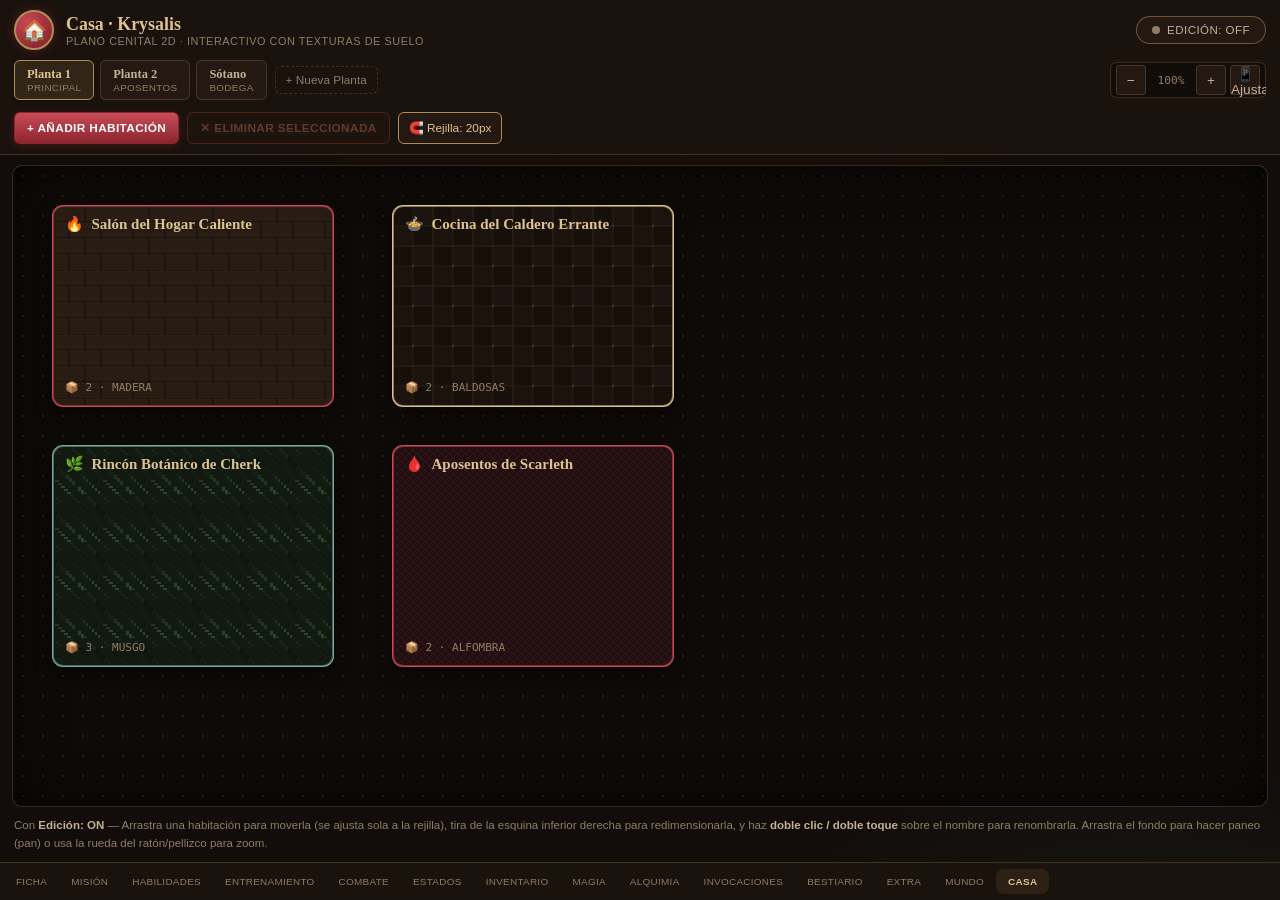
<file: casa-prototipo.html>
<!DOCTYPE html>
<html lang="es">
<head>
<meta charset="UTF-8">
<meta name="viewport" content="width=device-width, initial-scale=1, viewport-fit=cover">
<title>Casa · Krysalis — Plano Cenital 2D</title>
<script src="js/konva.min.js"></script>
<script>
if(typeof Konva === 'undefined'){
  document.write('<script src="https://cdn.jsdelivr.net/npm/konva@10.2.5/konva.min.js"><\/script>');
}
</script>
<style>
:root {
  --bg: #120D0A; --bg-elev: #1A120D; --bg-card: #231812;
  --line: rgba(176,141,87,0.25); --line-strong: rgba(176,141,87,0.52);
  --ink: #F3EADB; --ink-dim: #C2B196; --ink-faint: #8F7D65;
  --blood: #8C252F; --blood-light: #C84B57; --accent-rgb: 140,37,47;
  --gold: #B08D57; --gold-light: #DEC392;
  --teal: #3D6E60; --teal-light: #76AC9D;
  --gm-color: #8B4513; --gm-light: #D2691E;
  --danger: #C0392B;
  --radius: 10px; --radius-sm: 6px;
  --font-display: Georgia, 'Iowan Old Style', 'Palatino Linotype', serif;
  --font-body: -apple-system, BlinkMacSystemFont, 'Segoe UI', Roboto, Helvetica, Arial, sans-serif;
  --font-mono: ui-monospace, 'SF Mono', Consolas, monospace;
}
* { box-sizing: border-box; margin: 0; padding: 0; -webkit-tap-highlight-color: transparent; }
html, body { height: 100%; background: var(--bg); color: var(--ink); font-family: var(--font-body); -webkit-font-smoothing: antialiased; }
body {
  background:
    radial-gradient(ellipse 900px 500px at 50% -10%, rgba(var(--accent-rgb),0.20), transparent 65%),
    radial-gradient(ellipse 700px 400px at 90% 110%, rgba(61,110,96,0.12), transparent 60%),
    var(--bg);
  min-height: 100vh; display: flex; flex-direction: column;
}
button, input, select { font-family: inherit; color: var(--ink); }
::-webkit-scrollbar { width: 8px; height: 8px; }
::-webkit-scrollbar-thumb { background: var(--line-strong); border-radius: 5px; }
* { scrollbar-width: thin; scrollbar-color: var(--line-strong) var(--bg-elev); }

/* ---- TOPBAR ---- */
.topbar {
  position: sticky; top: 0; z-index: 50;
  background: linear-gradient(180deg, var(--bg-elev) 85%, rgba(26,18,13,0.97));
  border-bottom: 1px solid var(--line); padding: 10px 14px;
}
.topbar-row { display: flex; align-items: center; gap: 12px; }
.crest {
  width: 40px; height: 40px; border-radius: 50%; flex: none;
  background: radial-gradient(circle at 32% 28%, var(--blood-light), var(--blood) 78%);
  border: 2px solid var(--gold); display: flex; align-items: center; justify-content: center;
  font-size: 1.25rem; box-shadow: 0 0 12px rgba(140, 37, 47, 0.45);
}
.topbar-title { flex: 1; min-width: 0; }
.topbar-title .t1 { font-family: var(--font-display); font-size: 1.12rem; color: var(--gold-light); font-weight: 700; }
.topbar-title .t2 { font-size: .68rem; color: var(--ink-faint); text-transform: uppercase; letter-spacing: .05em; }

.edit-toggle {
  border: 1px solid var(--line-strong); border-radius: 20px; padding: 7px 15px; background: var(--bg-card);
  font-size: .72rem; text-transform: uppercase; letter-spacing: .04em; color: var(--ink-dim); display: flex; align-items: center; gap: 7px;
  cursor: pointer; transition: all .2s ease; user-select: none;
}
.edit-toggle:hover { border-color: var(--gold); color: var(--gold-light); }
.edit-toggle .dot { width: 8px; height: 8px; border-radius: 50%; background: var(--ink-faint); transition: all .2s ease; }
.edit-toggle.on { border-color: var(--teal-light); color: var(--teal-light); background: rgba(61,110,96,0.20); }
.edit-toggle.on .dot { background: var(--teal-light); box-shadow: 0 0 8px var(--teal-light); }

.toolbar { display: flex; gap: 8px; margin-top: 10px; overflow-x: auto; padding-bottom: 2px; align-items: center; }
.floor-tab {
  flex: none; background: var(--bg-card); border: 1px solid var(--line); border-radius: var(--radius-sm);
  padding: 6px 12px; font-size: .78rem; color: var(--ink-dim); white-space: nowrap; cursor: pointer; transition: all .15s ease; text-align: left;
}
.floor-tab .fmain { font-family: var(--font-display); font-weight: 600; }
.floor-tab .fsub { font-size: .62rem; color: var(--ink-faint); text-transform: uppercase; letter-spacing: .03em; }
.floor-tab:hover { border-color: var(--gold); color: var(--gold-light); }
.floor-tab.active { border-color: var(--gold); color: var(--gold-light); background: rgba(176,141,87,0.16); box-shadow: 0 2px 8px rgba(0,0,0,0.3); }

.add-floor-btn {
  background: transparent; border: 1px dashed var(--line); border-radius: var(--radius-sm);
  padding: 6px 10px; font-size: .74rem; color: var(--ink-faint); cursor: pointer; transition: all .15s ease; white-space: nowrap;
}
.add-floor-btn:hover { border-color: var(--gold); color: var(--gold-light); }

.toolbar-spacer { flex: 1; min-width: 8px; }

.zoom-controls { flex: none; display: flex; gap: 4px; align-items: center; background: rgba(0,0,0,0.3); padding: 2px 5px; border-radius: 6px; border: 1px solid var(--line); }
.zoom-controls button { width: 30px; height: 30px; border-radius: 4px; border: 1px solid var(--line); background: var(--bg-card); color: var(--ink-dim); font-size: .85rem; cursor: pointer; }
.zoom-controls button:hover { border-color: var(--gold); color: var(--gold-light); }
.zoom-controls .zlabel { font-family: var(--font-mono); font-size: .7rem; color: var(--ink-faint); min-width: 42px; text-align: center; }

.action-row { display: flex; gap: 8px; margin-top: 10px; flex-wrap: wrap; align-items: center; }
.action-btn {
  border-radius: var(--radius-sm); padding: 8px 12px; font-size: .74rem; text-transform: uppercase; letter-spacing: .03em;
  border: 1px solid var(--line-strong); background: var(--bg-card); color: var(--ink-dim); cursor: pointer; transition: all .15s ease;
  display: flex; align-items: center; gap: 6px; font-weight: 600;
}
.action-btn:hover { border-color: var(--gold); color: var(--gold-light); }
.action-btn.primary { background: linear-gradient(180deg, var(--blood-light), var(--blood)); color: #fff; border-color: var(--blood); box-shadow: 0 2px 8px rgba(140,37,47,0.35); }
.action-btn.danger { color: #E88178; border-color: var(--danger); }
.action-btn.danger:hover { background: rgba(192, 57, 43, 0.2); }
.action-btn:disabled { opacity: .35; pointer-events: none; }

.grid-toggle-btn {
  background: var(--bg-card); border: 1px solid var(--line); border-radius: var(--radius-sm);
  padding: 8px 10px; font-size: .74rem; color: var(--ink-dim); cursor: pointer; display: flex; align-items: center; gap: 4px;
}
.grid-toggle-btn.active { border-color: var(--gold); color: var(--gold-light); }

/* Quick room tools bar */
.room-quick-bar {
  display: none; align-items: center; gap: 8px; flex-wrap: wrap; margin-top: 8px; padding: 8px 12px;
  background: rgba(35, 24, 18, 0.95); border: 1px solid var(--gold); border-radius: var(--radius-sm); box-shadow: 0 4px 14px rgba(0,0,0,0.5);
}
.room-quick-bar.visible { display: flex; animation: fadeIn .2s ease; }
.rq-title { font-size: .78rem; color: var(--gold-light); font-weight: 700; display: flex; align-items: center; gap: 6px; }
.rq-title b { color: #FFF; }
.rq-group { display: flex; align-items: center; gap: 5px; flex-wrap: wrap; }
.rq-btn {
  background: var(--bg-card); border: 1px solid var(--line); border-radius: 4px; padding: 5px 8px; font-size: .74rem; color: var(--ink-dim); cursor: pointer; display: flex; align-items: center; gap: 4px;
}
.rq-btn:hover { border-color: var(--gold); color: var(--gold-light); }

/* ---- CANVAS AREA ---- */
.canvas-wrap {
  flex: 1; position: relative; overflow: hidden; margin: 10px 12px; border-radius: var(--radius);
  border: 1px solid var(--line); box-shadow: inset 0 0 50px rgba(0,0,0,0.65);
  background-color: #0E0A08;
  background-image: radial-gradient(rgba(176,141,87,0.18) 1px, transparent 1.5px);
  background-size: 20px 20px;
  touch-action: none;
  min-height: 540px;
}
#stage-container { width: 100%; height: 100%; min-height: 540px; }

.room-rename-input {
  position: absolute; z-index: 200; font-family: var(--font-display); font-size: 15px;
  background: var(--bg-elev); color: var(--gold-light); border: 2px solid var(--gold);
  border-radius: 6px; padding: 5px 10px; outline: none; box-shadow: 0 6px 20px rgba(0,0,0,0.85);
}

.hint-bar { font-size: .72rem; color: var(--ink-faint); padding: 0 14px 10px; line-height: 1.5; }
.hint-bar b { color: var(--ink-dim); }

/* Popover menus */
.popover-menu {
  position: fixed; z-index: 300; background: var(--bg-elev); border: 1px solid var(--gold); border-radius: 6px;
  padding: 10px; box-shadow: 0 8px 30px rgba(0,0,0,0.85); display: none; flex-direction: column; gap: 8px;
}
.popover-menu.visible { display: flex; animation: fadeIn .15s ease; }
.pop-header { font-size: .75rem; color: var(--gold-light); font-weight: 700; border-bottom: 1px solid var(--line); padding-bottom: 4px; }
.texture-grid { display: grid; grid-template-columns: repeat(3, 1fr); gap: 6px; }
.texture-btn {
  display: flex; flex-direction: column; align-items: center; justify-content: center; padding: 8px 6px;
  background: var(--bg-card); border: 1px solid var(--line); border-radius: 6px; font-size: .72rem; color: var(--ink-dim);
  cursor: pointer; gap: 4px; transition: all .15s ease;
}
.texture-btn:hover { border-color: var(--gold); color: var(--gold-light); background: rgba(176,141,87,0.15); }
.texture-btn.active { border-color: var(--gold-light); color: #fff; background: rgba(176,141,87,0.25); }

.icon-grid { display: grid; grid-template-columns: repeat(8, 1fr); gap: 6px; max-height: 220px; overflow-y: auto; }
.icon-chip { width: 34px; height: 34px; border-radius: 6px; background: var(--bg-card); border: 1px solid var(--line); display: flex; align-items: center; justify-content: center; font-size: 1.1rem; cursor: pointer; }
.icon-chip:hover { border-color: var(--gold); transform: scale(1.1); }

.color-grid { display: flex; gap: 8px; }
.color-circle { width: 28px; height: 28px; border-radius: 50%; border: 2px solid rgba(255,255,255,0.2); cursor: pointer; transition: transform .15s ease; }
.color-circle:hover { transform: scale(1.15); border-color: #fff; }
.color-circle.active { border-color: #fff; box-shadow: 0 0 0 2px var(--gold); }

/* Modal Presets */
.preset-modal-backdrop {
  position: fixed; inset: 0; z-index: 400; background: rgba(0,0,0,0.7); display: none; align-items: center; justify-content: center; padding: 14px;
}
.preset-modal-backdrop.visible { display: flex; }
.preset-modal {
  background: var(--bg-elev); border: 1px solid var(--gold); border-radius: var(--radius); padding: 18px; width: 100%; max-width: 540px; box-shadow: 0 10px 40px rgba(0,0,0,0.9);
}
.preset-modal-title { font-family: var(--font-display); font-size: 1.1rem; color: var(--gold-light); margin-bottom: 12px; display: flex; justify-content: space-between; align-items: center; }
.preset-grid { display: grid; grid-template-columns: repeat(auto-fill, minmax(150px, 1fr)); gap: 8px; max-height: 380px; overflow-y: auto; padding-right: 4px; }
.preset-card {
  display: flex; align-items: center; gap: 8px; padding: 10px; background: var(--bg-card); border: 1px solid var(--line); border-radius: 6px; cursor: pointer; transition: all .15s ease;
}
.preset-card:hover { border-color: var(--gold); background: rgba(176,141,87,0.15); transform: translateY(-2px); }
.preset-card .pi { font-size: 1.4rem; }
.preset-card .pname { font-size: .82rem; color: var(--gold-light); font-weight: 600; }
.preset-card .psub { font-size: .65rem; color: var(--ink-faint); }

/* Decorative faux bottom nav */
.fauxnav { position: sticky; bottom: 0; background: var(--bg-elev); border-top: 1px solid var(--line); display: flex; overflow-x: auto; padding: 6px 4px; }
.fauxnav button { flex: none; padding: 7px 12px; font-size: .62rem; text-transform: uppercase; letter-spacing: .03em; color: var(--ink-faint); border-radius: 8px; background: none; border: none; }
.fauxnav button.active { color: var(--gold-light); background: rgba(176,141,87,0.12); font-weight: 600; }

@keyframes fadeIn { from { opacity: 0; transform: translateY(-4px); } to { opacity: 1; transform: translateY(0); } }
</style>
</head>
<body>

<header class="topbar">
  <div class="topbar-row">
    <div class="crest">🏠</div>
    <div class="topbar-title">
      <div class="t1">Casa · Krysalis</div>
      <div class="t2">Plano cenital 2D · Interactivo con Texturas de Suelo</div>
    </div>
    <button class="edit-toggle" id="editToggle"><span class="dot"></span><span id="editLabel">Edición: OFF</span></button>
  </div>

  <div class="toolbar">
    <div id="floorTabsWrap" style="display:flex;gap:6px;"></div>
    <button class="add-floor-btn" id="addFloorBtn">+ Nueva Planta</button>
    <div class="toolbar-spacer"></div>
    <div class="zoom-controls">
      <button id="zoomOut" title="Alejar plano">−</button>
      <span class="zlabel" id="zoomLabel">100%</span>
      <button id="zoomIn" title="Acercar plano">+</button>
      <button id="zoomFit" title="Ajustar todas las habitaciones a la pantalla">📱 Ajustar</button>
    </div>
  </div>

  <div class="action-row">
    <button class="action-btn primary" id="addRoomBtn">+ Añadir habitación</button>
    <button class="action-btn danger" id="delRoomBtn" disabled>✕ Eliminar seleccionada</button>
    <button class="grid-toggle-btn active" id="gridSnapBtn" title="Alternar ajuste magnético a rejilla">🧲 Rejilla: 20px</button>
  </div>

  <!-- Barra contextual de habitación seleccionada -->
  <div class="room-quick-bar" id="roomQuickBar">
    <div class="rq-title">🎯 <b id="rqRoomName">Habitación</b></div>
    <div class="rq-group">
      <button class="rq-btn" id="rqRenameBtn">✏️ Renombrar</button>
      <button class="rq-btn" id="rqTextureBtn">🪵 Suelo: <span id="rqTexLabel">Madera</span></button>
      <button class="rq-btn" id="rqColorBtn">🎨 Color</button>
      <button class="rq-btn" id="rqIconBtn">🏷️ Icono</button>
      <button class="rq-btn" id="rqDuplicateBtn">📋 Duplicar</button>
      <button class="rq-btn" id="rqFloorBtn">🏢 Planta</button>
      <button class="rq-btn" id="rqDelBtn" style="color:#E88178;">🗑️</button>
    </div>
  </div>
</header>

<div class="canvas-wrap" id="canvasWrap">
  <div id="stage-container"></div>
</div>

<div class="hint-bar">
  Con <b>Edición: ON</b> — Arrastra una habitación para moverla (se ajusta sola a la rejilla), tira de la esquina inferior derecha para redimensionarla, y haz <b>doble clic / doble toque</b> sobre el nombre para renombrarla. Arrastra el fondo para hacer paneo (pan) o usa la rueda del ratón/pellizco para zoom.
</div>

<nav class="fauxnav">
  <button>Ficha</button><button>Misión</button><button>Habilidades</button><button>Entrenamiento</button>
  <button>Combate</button><button>Estados</button><button>Inventario</button><button>Magia</button>
  <button>Alquimia</button><button>Invocaciones</button><button>Bestiario</button><button>Extra</button>
  <button>Mundo</button><button class="active">Casa</button>
</nav>

<!-- Popovers -->
<div class="popover-menu" id="popoverTexture">
  <div class="pop-header">Textura de Suelo</div>
  <div class="texture-grid" id="textureGrid"></div>
</div>

<div class="popover-menu" id="popoverColor">
  <div class="pop-header">Color del Borde y Acento</div>
  <div class="color-grid" id="colorGrid"></div>
</div>

<div class="popover-menu" id="popoverIcon">
  <div class="pop-header">Icono Temático</div>
  <div class="icon-grid" id="iconGrid"></div>
</div>

<div class="popover-menu" id="popoverFloor">
  <div class="pop-header">Mover a Otra Planta</div>
  <div id="floorMoveList" style="display:flex;flex-direction:column;gap:5px;"></div>
</div>

<!-- Modal Presets -->
<div class="preset-modal-backdrop" id="presetModal">
  <div class="preset-modal">
    <div class="preset-modal-title">
      <span>Elige una Estancia para Añadir</span>
      <button style="background:none;border:none;color:var(--ink-faint);cursor:pointer;font-size:1.2rem;" id="closePresetModal">&times;</button>
    </div>
    <div class="preset-grid" id="presetGrid"></div>
  </div>
</div>

<script>
(function(){
"use strict";

var STORAGE_KEY = "krysalisCasaKonvaV2";
var GRID = 20;

var ROOM_COLORS = {
  blood: "#C84B57",
  gold: "#DEC392",
  teal: "#76AC9D",
  gm: "#D2691E",
  purple: "#A569BD",
  blue: "#5DADE2",
  emerald: "#52BE80"
};

var TEXTURES = [
  { id: "madera", name: "Madera / Parquet", icon: "🪵" },
  { id: "piedra", name: "Piedra / Losas", icon: "🪨" },
  { id: "baldosas", name: "Baldosas", icon: "🟩" },
  { id: "musgo", name: "Musgo / Tierra", icon: "🌿" },
  { id: "alfombra", name: "Alfombra / Tapiz", icon: "🧶" },
  { id: "arcano", name: "Arcano / Runas", icon: "🔮" },
  { id: "liso", name: "Liso / Pizarra", icon: "⬛" }
];

var ICONS = ["🔥","🍲","🌿","🩸","🔮","🌙","🧪","🛡️","🗡️","🚪","🪜","🛋️","📚","🗝️","🪑","🍺","🎨","🏹","💤","🪙","🧭","🕯️","🪵","🦴","⚓","💍","📜","💎","⏳","⛺","🏰","💀"];

var PRESETS = [
  { name: "Salón del Hogar Caliente", icon: "🔥", color: "blood", texture: "madera", w: 280, h: 200, items: 2 },
  { name: "Cocina del Caldero Errante", icon: "🍲", color: "gold", texture: "baldosas", w: 280, h: 200, items: 2 },
  { name: "Rincón Botánico", icon: "🌿", color: "teal", texture: "musgo", w: 280, h: 220, items: 3 },
  { name: "Aposentos Personales", icon: "🛏️", color: "blood", texture: "alfombra", w: 260, h: 200, items: 2 },
  { name: "Biblioteca de Piedras Mágicas", icon: "🔮", color: "gold", texture: "arcano", w: 300, h: 200, items: 5 },
  { name: "Bodega de Venenos", icon: "🧪", color: "gm", texture: "piedra", w: 320, h: 220, items: 8 },
  { name: "Taller de Forja y Armería", icon: "⚙️", color: "gm", texture: "piedra", w: 280, h: 200, items: 4 },
  { name: "Escaleras Principales", icon: "🪜", color: "gold", texture: "piedra", w: 140, h: 140, items: 0 },
  { name: "Galería Conectora", icon: "✦", color: "gold", texture: "madera", w: 240, h: 80, items: 0 },
  { name: "Habitación Vacía", icon: "🚪", color: "teal", texture: "madera", w: 220, h: 160, items: 0 }
];

function uid(){ return "r" + Math.random().toString(36).slice(2,9); }

function defaultState(){
  return {
    activeFloor: "p1",
    editMode: false,
    snapToGrid: true,
    floors: [
      { id: "p1", name: "Planta 1", sub: "Principal" },
      { id: "p2", name: "Planta 2", sub: "Aposentos" },
      { id: "sotano", name: "Sótano", sub: "Bodega" }
    ],
    rooms: {
      p1: [
        { id: uid(), name: "Salón del Hogar Caliente", icon: "🔥", color: "blood", texture: "madera", x: 40, y: 40, w: 280, h: 200, items: 2 },
        { id: uid(), name: "Cocina del Caldero Errante", icon: "🍲", color: "gold", texture: "baldosas", x: 380, y: 40, w: 280, h: 200, items: 2 },
        { id: uid(), name: "Rincón Botánico de Cherk", icon: "🌿", color: "teal", texture: "musgo", x: 40, y: 280, w: 280, h: 220, items: 3 },
        { id: uid(), name: "Aposentos de Scarleth", icon: "🩸", color: "blood", texture: "alfombra", x: 380, y: 280, w: 280, h: 220, items: 2 }
      ],
      p2: [
        { id: uid(), name: "Biblioteca de Piedras Mágicas", icon: "🔮", color: "gold", texture: "arcano", x: 60, y: 60, w: 300, h: 200, items: 5 },
        { id: uid(), name: "Aposentos de Derek", icon: "🌙", color: "teal", texture: "alfombra", x: 400, y: 60, w: 260, h: 200, items: 1 }
      ],
      sotano: [
        { id: uid(), name: "Bodega de Venenos", icon: "🧪", color: "gm", texture: "piedra", x: 60, y: 60, w: 320, h: 220, items: 8 }
      ]
    }
  };
}

function loadState(){
  try {
    var raw = localStorage.getItem(STORAGE_KEY);
    if(!raw) return defaultState();
    var p = JSON.parse(raw);
    if(!p.rooms || !p.floors) return defaultState();
    return p;
  } catch(e){ return defaultState(); }
}
function saveState(){ try{ localStorage.setItem(STORAGE_KEY, JSON.stringify(state)); }catch(e){} }

var state = loadState();

/* ---- GENERADOR DE TEXTURAS PROCEDURALES EN CANVAS ---- */
var textureCache = {};
function getTextureCanvas(texId, colorKey){
  texId = texId || "madera";
  var key = texId + "_" + (colorKey || "def");
  if(textureCache[key]) return textureCache[key];

  var cv = document.createElement("canvas");
  var ctx = cv.getContext("2d");

  if(texId === "madera"){
    cv.width = 64; cv.height = 64;
    ctx.fillStyle = "#271B12"; ctx.fillRect(0, 0, 64, 64);
    ctx.fillStyle = "rgba(176,141,87,0.12)"; ctx.fillRect(0, 0, 64, 64);
    for(var y=0; y<64; y+=16){
      ctx.strokeStyle = "rgba(0,0,0,0.5)"; ctx.lineWidth = 1.5;
      ctx.beginPath(); ctx.moveTo(0, y); ctx.lineTo(64, y); ctx.stroke();
      ctx.strokeStyle = "rgba(255,255,255,0.06)"; ctx.lineWidth = 1;
      ctx.beginPath(); ctx.moveTo(0, y+1); ctx.lineTo(64, y+1); ctx.stroke();
      ctx.strokeStyle = "rgba(0,0,0,0.15)";
      ctx.beginPath(); ctx.moveTo(0, y+8); ctx.lineTo(64, y+8); ctx.stroke();
    }
    ctx.strokeStyle = "rgba(0,0,0,0.45)"; ctx.lineWidth = 1.5;
    ctx.beginPath();
    ctx.moveTo(32, 0); ctx.lineTo(32, 16);
    ctx.moveTo(16, 16); ctx.lineTo(16, 32);
    ctx.moveTo(48, 16); ctx.lineTo(48, 32);
    ctx.moveTo(32, 32); ctx.lineTo(32, 48);
    ctx.moveTo(16, 48); ctx.lineTo(16, 64);
    ctx.moveTo(48, 48); ctx.lineTo(48, 64);
    ctx.stroke();

  } else if(texId === "piedra"){
    cv.width = 64; cv.height = 64;
    ctx.fillStyle = "#1B1F24"; ctx.fillRect(0, 0, 64, 64);
    for(var py=0; py<64; py+=16){
      ctx.strokeStyle = "rgba(0,0,0,0.6)"; ctx.lineWidth = 2;
      ctx.beginPath(); ctx.moveTo(0, py); ctx.lineTo(64, py); ctx.stroke();
      ctx.strokeStyle = "rgba(255,255,255,0.08)"; ctx.lineWidth = 1;
      ctx.beginPath(); ctx.moveTo(0, py+1); ctx.lineTo(64, py+1); ctx.stroke();
    }
    var offset = 0;
    for(var py=0; py<64; py+=16){
      ctx.strokeStyle = "rgba(0,0,0,0.6)"; ctx.lineWidth = 2;
      ctx.beginPath();
      ctx.moveTo(offset, py); ctx.lineTo(offset, py+16);
      ctx.moveTo(offset+32, py); ctx.lineTo(offset+32, py+16);
      ctx.stroke();
      offset = (offset === 0 ? 16 : 0);
    }
    ctx.fillStyle = "rgba(255,255,255,0.04)";
    for(var i=0; i<30; i++) ctx.fillRect((i*17)%64, (i*23)%64, 2, 2);

  } else if(texId === "baldosas"){
    cv.width = 40; cv.height = 40;
    ctx.fillStyle = "#221711"; ctx.fillRect(0, 0, 40, 40);
    ctx.fillStyle = "#19110B";
    ctx.fillRect(0, 0, 20, 20); ctx.fillRect(20, 20, 20, 20);
    ctx.strokeStyle = "rgba(176,141,87,0.22)"; ctx.lineWidth = 1;
    ctx.strokeRect(0, 0, 40, 40); ctx.strokeRect(0, 0, 20, 20); ctx.strokeRect(20, 20, 20, 20);
    ctx.fillStyle = "rgba(176,141,87,0.4)"; ctx.fillRect(19, 19, 2, 2);

  } else if(texId === "musgo"){
    cv.width = 48; cv.height = 48;
    ctx.fillStyle = "#122216"; ctx.fillRect(0, 0, 48, 48);
    var greens = ["#1A3622", "#275033", "#0E1A11", "#376E46", "#172E1E"];
    for(var m=0; m<45; m++){
      ctx.fillStyle = greens[m % greens.length];
      var rx = (m * 13) % 48, ry = (m * 29) % 48;
      ctx.fillRect(rx, ry, 2 + (m % 3), 2 + ((m + 1) % 3));
    }

  } else if(texId === "alfombra"){
    cv.width = 32; cv.height = 32;
    ctx.fillStyle = "#2D1017"; ctx.fillRect(0, 0, 32, 32);
    ctx.strokeStyle = "rgba(176,141,87,0.18)"; ctx.lineWidth = 1;
    for(var d=-32; d<64; d+=8){ ctx.beginPath(); ctx.moveTo(d, 0); ctx.lineTo(d+32, 32); ctx.stroke(); }
    ctx.strokeStyle = "rgba(200,75,87,0.2)";
    for(var d2=0; d2<64; d2+=8){ ctx.beginPath(); ctx.moveTo(d2, 0); ctx.lineTo(d2-32, 32); ctx.stroke(); }

  } else if(texId === "arcano"){
    cv.width = 64; cv.height = 64;
    ctx.fillStyle = "#141124"; ctx.fillRect(0, 0, 64, 64);
    ctx.strokeStyle = "rgba(167,139,250,0.18)"; ctx.lineWidth = 1;
    ctx.beginPath(); ctx.arc(32, 32, 24, 0, Math.PI*2); ctx.stroke();
    ctx.beginPath(); ctx.arc(32, 32, 14, 0, Math.PI*2); ctx.stroke();
    ctx.beginPath(); ctx.moveTo(32, 4); ctx.lineTo(32, 60); ctx.stroke();
    ctx.beginPath(); ctx.moveTo(4, 32); ctx.lineTo(60, 32); ctx.stroke();

  } else {
    cv.width = 32; cv.height = 32;
    ctx.fillStyle = "#231812"; ctx.fillRect(0, 0, 32, 32);
  }

  textureCache[key] = cv;
  return cv;
}

/* ---- KONVA STAGE & LAYER SETUP ---- */
var canvasWrap = document.getElementById("canvasWrap");
var stage = new Konva.Stage({
  container: "stage-container",
  width: canvasWrap.clientWidth || 1100,
  height: Math.max(540, canvasWrap.clientHeight || 640),
  draggable: false
});

var layer = new Konva.Layer();
stage.add(layer);

var tr = new Konva.Transformer({
  rotateEnabled: false,
  enabledAnchors: ["bottom-right"],
  anchorStroke: "#B08D57",
  anchorFill: "#1A120D",
  anchorSize: 14,
  borderStroke: "#DEC392",
  borderDash: [4, 4]
});
layer.add(tr);

var selectedRoom = null;
var selectedGroup = null;

function currentRooms(){
  if(!state.rooms[state.activeFloor]) state.rooms[state.activeFloor] = [];
  return state.rooms[state.activeFloor];
}

/* ---- RENDERIZADO DE HABITACIONES ---- */
function renderRooms(){
  layer.destroyChildren();
  layer.add(tr);

  var rooms = currentRooms();
  var isEdit = state.editMode;

  rooms.forEach(function(r){
    var group = new Konva.Group({
      x: r.x || 60,
      y: r.y || 60,
      draggable: isEdit
    });

    var texCanvas = getTextureCanvas(r.texture, r.color);

    // Fondo texturizado
    var bgRect = new Konva.Rect({
      width: r.w || 220,
      height: r.h || 160,
      cornerRadius: 10,
      fillPatternImage: texCanvas,
      fillPatternRepeat: "repeat",
      stroke: ROOM_COLORS[r.color] || "#DEC392",
      strokeWidth: (selectedRoom && selectedRoom.id === r.id) ? 3 : 2,
      shadowColor: "black",
      shadowBlur: 16,
      shadowOpacity: 0.5,
      shadowOffsetY: 6
    });

    // Velo para contraste
    var veil = new Konva.Rect({
      width: r.w || 220,
      height: r.h || 160,
      cornerRadius: 10,
      fill: "rgba(20, 14, 10, 0.42)"
    });

    // Título con Icono
    var label = new Konva.Text({
      text: (r.icon ? r.icon + "  " : "") + r.name,
      x: 12, y: 10,
      width: (r.w || 220) - 24,
      fontFamily: "Georgia, serif",
      fontSize: 15,
      fontStyle: "bold",
      fill: "#DEC392"
    });

    // Insignia de muebles / almacén
    var badge = new Konva.Text({
      text: "📦 " + (r.items || 0) + (r.texture ? " · " + r.texture.toUpperCase() : ""),
      x: 12,
      y: (r.h || 160) - 24,
      fontFamily: "ui-monospace, monospace",
      fontSize: 11,
      fill: "#8F7D65"
    });

    // Tirador visible en modo edición
    var resizeHint = new Konva.Rect({
      x: (r.w || 220) - 16,
      y: (r.h || 160) - 16,
      width: 12, height: 12,
      cornerRadius: 2,
      stroke: "rgba(176,141,87,0.6)",
      strokeWidth: 1.5,
      visible: isEdit
    });

    group.add(bgRect, veil, label, badge, resizeHint);

    // Arrastre con snap
    group.on("dragmove", function(){
      if(state.snapToGrid){
        group.x(Math.round(group.x() / GRID) * GRID);
        group.y(Math.round(group.y() / GRID) * GRID);
      }
    });

    group.on("dragend", function(){
      r.x = group.x();
      r.y = group.y();
      saveState();
    });

    // Clic / Tap de selección
    group.on("click tap", function(e){
      e.cancelBubble = true;
      selectRoom(group, r);
    });

    // Doble clic / toque para renombrar
    group.on("dblclick dbltap", function(e){
      e.cancelBubble = true;
      startRename(group, r);
    });

    // Redimensionado con Transformer
    group.on("transformend", function(){
      var rawW = bgRect.width() * group.scaleX();
      var rawH = bgRect.height() * group.scaleY();
      var newW = state.snapToGrid ? Math.max(120, Math.round(rawW / GRID) * GRID) : Math.max(120, Math.round(rawW));
      var newH = state.snapToGrid ? Math.max(80, Math.round(rawH / GRID) * GRID) : Math.max(80, Math.round(rawH));

      group.scaleX(1); group.scaleY(1);
      bgRect.width(newW); bgRect.height(newH);
      veil.width(newW); veil.height(newH);
      label.width(newW - 24);
      badge.y(newH - 24);
      resizeHint.x(newW - 16); resizeHint.y(newH - 16);

      r.w = newW; r.h = newH; r.x = group.x(); r.y = group.y();
      saveState();
      layer.draw();
    });

    layer.add(group);
  });

  // Re-adjuntar transformador si había selección
  if(selectedRoom){
    var found = layer.getChildren().find(function(n){
      return n.getClassName() === "Group" && n.x() === (selectedRoom.x || 60) && n.y() === (selectedRoom.y || 60);
    });
    if(found) selectRoom(found, selectedRoom);
    else deselect();
  } else {
    deselect();
  }

  layer.draw();
}

/* ---- SELECCIÓN Y DESELECCIÓN ---- */
function selectRoom(group, r){
  selectedGroup = group; selectedRoom = r;
  tr.nodes([group]);
  document.getElementById("delRoomBtn").disabled = false;

  var bar = document.getElementById("roomQuickBar");
  bar.classList.add("visible");
  document.getElementById("rqRoomName").textContent = (r.icon ? r.icon + " " : "") + r.name;
  var texObj = TEXTURES.find(function(t){ return t.id === (r.texture || "madera"); });
  document.getElementById("rqTexLabel").textContent = texObj ? texObj.name : "Madera";

  layer.draw();
}

function deselect(){
  selectedGroup = null; selectedRoom = null;
  tr.nodes([]);
  document.getElementById("delRoomBtn").disabled = true;
  document.getElementById("roomQuickBar").classList.remove("visible");
  closeAllPopovers();
  layer.draw();
}

/* ---- RENOMBRADO INLINE ---- */
function startRename(group, r){
  var stageBox = stage.container().getBoundingClientRect();
  var scale = stage.scaleX();
  var stageX = stage.x();
  var stageY = stage.y();

  var input = document.createElement("input");
  input.className = "room-rename-input";
  input.value = r.name;

  var left = stageBox.left + stageX + (group.x() + 10) * scale;
  var top = stageBox.top + stageY + (group.y() + 8) * scale;
  var width = Math.max(140, ((r.w || 220) - 20) * scale);

  input.style.left = left + "px";
  input.style.top = top + "px";
  input.style.width = width + "px";

  document.body.appendChild(input);
  input.focus(); input.select();

  function commit(){
    var val = input.value.trim();
    if(val) r.name = val;
    if(document.body.contains(input)) document.body.removeChild(input);
    saveState();
    renderRooms();
    if(selectedRoom && selectedRoom.id === r.id){
      document.getElementById("rqRoomName").textContent = (r.icon ? r.icon + " " : "") + r.name;
    }
  }

  input.addEventListener("blur", commit);
  input.addEventListener("keydown", function(e){
    if(e.key === "Enter") input.blur();
    if(e.key === "Escape"){
      if(document.body.contains(input)) document.body.removeChild(input);
    }
  });
}

/* ---- RESPONSIVE RESIZE DEL LIENZO ---- */
function resizeCanvas(){
  var w = canvasWrap.clientWidth;
  var h = canvasWrap.clientHeight || 640;
  if(w > 0 && h > 0){
    stage.width(w);
    stage.height(h);
    layer.draw();
  }
}
window.addEventListener("resize", resizeCanvas);
if(window.ResizeObserver){
  new ResizeObserver(resizeCanvas).observe(canvasWrap);
}

/* ---- PANNING DEL LIENZO (Arrastrar fondo) ---- */
var isPanning = false;
var panStart = { x: 0, y: 0 };
var stageStart = { x: 0, y: 0 };

stage.on("mousedown touchstart", function(e){
  if(e.target === stage){
    isPanning = true;
    var pos = stage.getPointerPosition();
    panStart = { x: pos.x, y: pos.y };
    stageStart = { x: stage.x(), y: stage.y() };
    deselect();
  }
});

stage.on("mousemove touchmove", function(){
  if(!isPanning) return;
  var pos = stage.getPointerPosition();
  var dx = pos.x - panStart.x;
  var dy = pos.y - panStart.y;
  stage.position({ x: stageStart.x + dx, y: stageStart.y + dy });
  stage.batchDraw();
});

stage.on("mouseup touchend", function(){
  isPanning = false;
});

/* ---- ZOOM CONTROLS & WHEEL ZOOM ---- */
var zoom = 1;
function applyZoom(newZoom, centerPos){
  newZoom = Math.max(0.3, Math.min(2.5, newZoom));
  var oldZoom = stage.scaleX();

  var mousePos = centerPos || { x: stage.width() / 2, y: stage.height() / 2 };
  var worldPos = {
    x: (mousePos.x - stage.x()) / oldZoom,
    y: (mousePos.y - stage.y()) / oldZoom
  };

  stage.scale({ x: newZoom, y: newZoom });
  var newStageX = mousePos.x - worldPos.x * newZoom;
  var newStageY = mousePos.y - worldPos.y * newZoom;
  stage.position({ x: newStageX, y: newStageY });

  zoom = newZoom;
  document.getElementById("zoomLabel").textContent = Math.round(zoom * 100) + "%";
  stage.batchDraw();
}

stage.on("wheel", function(e){
  e.evt.preventDefault();
  var scaleBy = 1.08;
  var oldScale = stage.scaleX();
  var ptr = stage.getPointerPosition();
  var newScale = e.evt.deltaY < 0 ? oldScale * scaleBy : oldScale / scaleBy;
  applyZoom(newScale, ptr);
});

document.getElementById("zoomIn").addEventListener("click", function(){ applyZoom(zoom + 0.15); });
document.getElementById("zoomOut").addEventListener("click", function(){ applyZoom(zoom - 0.15); });

document.getElementById("zoomFit").addEventListener("click", function(){
  var rooms = currentRooms();
  if(!rooms || rooms.length === 0){
    stage.position({ x: 0, y: 0 });
    applyZoom(1);
    return;
  }
  var minX = Infinity, minY = Infinity, maxX = -Infinity, maxY = -Infinity;
  rooms.forEach(function(r){
    minX = Math.min(minX, r.x || 40);
    minY = Math.min(minY, r.y || 40);
    maxX = Math.max(maxX, (r.x || 40) + (r.w || 220));
    maxY = Math.max(maxY, (r.y || 40) + (r.h || 160));
  });

  var boundW = maxX - minX + 80;
  var boundH = maxY - minY + 80;
  var stageW = stage.width();
  var stageH = stage.height();

  var fitZoom = Math.min(1.5, Math.min(stageW / boundW, stageH / boundH));
  fitZoom = Math.max(0.4, fitZoom);

  var centerX = (minX + maxX) / 2;
  var centerY = (minY + maxY) / 2;

  stage.scale({ x: fitZoom, y: fitZoom });
  stage.position({
    x: stageW / 2 - centerX * fitZoom,
    y: stageH / 2 - centerY * fitZoom
  });
  zoom = fitZoom;
  document.getElementById("zoomLabel").textContent = Math.round(zoom * 100) + "%";
  stage.batchDraw();
});

/* ---- PESTAÑAS DE PLANTAS ---- */
function renderFloorTabs(){
  var wrap = document.getElementById("floorTabsWrap");
  wrap.innerHTML = "";
  state.floors.forEach(function(f){
    var btn = document.createElement("button");
    btn.className = "floor-tab" + (state.activeFloor === f.id ? " active" : "");
    btn.setAttribute("data-floor", f.id);
    btn.innerHTML = '<div class="fmain">' + f.name + '</div><div class="fsub">' + (f.sub || "") + '</div>';
    btn.addEventListener("click", function(){
      state.activeFloor = f.id;
      deselect();
      saveState();
      renderFloorTabs();
      renderRooms();
    });
    wrap.appendChild(btn);
  });
}

document.getElementById("addFloorBtn").addEventListener("click", function(){
  var name = prompt("Nombre de la nueva planta (ej: Buhardilla, Ático, Cripta):", "Ático");
  if(!name) return;
  var id = "p_" + Date.now();
  state.floors.push({ id: id, name: name, sub: "Ampliación" });
  state.rooms[id] = [];
  state.activeFloor = id;
  saveState();
  renderFloorTabs();
  renderRooms();
});

/* ---- MODO EDICIÓN Y REJILLA MAGNÉTICA ---- */
document.getElementById("editToggle").addEventListener("click", function(){
  state.editMode = !state.editMode;
  this.classList.toggle("on", state.editMode);
  document.getElementById("editLabel").textContent = "Edición: " + (state.editMode ? "ON" : "OFF");
  if(!state.editMode) deselect();
  saveState();
  renderRooms();
});

document.getElementById("gridSnapBtn").addEventListener("click", function(){
  state.snapToGrid = !state.snapToGrid;
  this.classList.toggle("active", state.snapToGrid);
  this.textContent = state.snapToGrid ? "🧲 Rejilla: 20px" : "🖐️ Rejilla: Libre";
  saveState();
});

/* ---- AÑADIR HABITACIÓN CON MODAL DE PLANTILLAS ---- */
var presetModal = document.getElementById("presetModal");
document.getElementById("addRoomBtn").addEventListener("click", function(){
  openPresetModal();
});
document.getElementById("closePresetModal").addEventListener("click", function(){
  presetModal.classList.remove("visible");
});

function openPresetModal(){
  var grid = document.getElementById("presetGrid");
  grid.innerHTML = "";
  PRESETS.forEach(function(pr){
    var card = document.createElement("div");
    card.className = "preset-card";
    card.innerHTML = '<div class="pi">' + pr.icon + '</div><div><div class="pname">' + pr.name + '</div><div class="psub">' + pr.texture.toUpperCase() + ' · ' + pr.w + 'x' + pr.h + '</div></div>';
    card.addEventListener("click", function(){
      addRoomFromPreset(pr);
      presetModal.classList.remove("visible");
    });
    grid.appendChild(card);
  });
  presetModal.classList.add("visible");
}

function addRoomFromPreset(pr){
  var rooms = currentRooms();
  var nextX = 60;
  var nextY = 60;
  if(rooms.length > 0){
    var last = rooms[rooms.length - 1];
    nextX = (last.x || 40) + 40;
    nextY = (last.y || 40) + 40;
  }
  var r = {
    id: uid(),
    name: pr.name,
    icon: pr.icon,
    color: pr.color,
    texture: pr.texture,
    x: nextX,
    y: nextY,
    w: pr.w,
    h: pr.h,
    items: pr.items || 0
  };
  rooms.push(r);
  saveState();
  renderRooms();
  // Seleccionar la nueva habitación
  var groups = layer.getChildren().filter(function(n){ return n.getClassName() === "Group"; });
  var lastGroup = groups[groups.length - 1];
  if(lastGroup) selectRoom(lastGroup, r);
}

/* ---- ELIMINAR HABITACIÓN ---- */
function deleteCurrentRoom(){
  if(!selectedRoom) return;
  if(!confirm("¿Eliminar estancia '" + selectedRoom.name + "'?")) return;
  var rooms = currentRooms();
  var idx = rooms.indexOf(selectedRoom);
  if(idx > -1) rooms.splice(idx, 1);
  deselect();
  saveState();
  renderRooms();
}
document.getElementById("delRoomBtn").addEventListener("click", deleteCurrentRoom);
document.getElementById("rqDelBtn").addEventListener("click", deleteCurrentRoom);

/* ---- POPOVERS Y ACCIONES DE BARRA RÁPIDA ---- */
function closeAllPopovers(){
  document.querySelectorAll(".popover-menu").forEach(function(m){ m.classList.remove("visible"); });
}

function positionPopover(pop, btn){
  var rect = btn.getBoundingClientRect();
  pop.style.top = (rect.bottom + 6) + "px";
  pop.style.left = Math.min(window.innerWidth - 220, Math.max(10, rect.left)) + "px";
  pop.classList.add("visible");
}

// Renombrar desde barra
document.getElementById("rqRenameBtn").addEventListener("click", function(){
  if(selectedGroup && selectedRoom) startRename(selectedGroup, selectedRoom);
});

// Selector de Textura
var popTexture = document.getElementById("popoverTexture");
document.getElementById("rqTextureBtn").addEventListener("click", function(e){
  e.stopPropagation();
  var isVis = popTexture.classList.contains("visible");
  closeAllPopovers();
  if(!isVis){
    var grid = document.getElementById("textureGrid");
    grid.innerHTML = "";
    TEXTURES.forEach(function(t){
      var b = document.createElement("button");
      b.className = "texture-btn" + ((selectedRoom && selectedRoom.texture === t.id) ? " active" : "");
      b.innerHTML = '<span style="font-size:1.2rem;">' + t.icon + '</span><span>' + t.name + '</span>';
      b.addEventListener("click", function(){
        if(selectedRoom){
          selectedRoom.texture = t.id;
          saveState();
          renderRooms();
          document.getElementById("rqTexLabel").textContent = t.name;
        }
        closeAllPopovers();
      });
      grid.appendChild(b);
    });
    positionPopover(popTexture, this);
  }
});

// Selector de Color
var popColor = document.getElementById("popoverColor");
document.getElementById("rqColorBtn").addEventListener("click", function(e){
  e.stopPropagation();
  var isVis = popColor.classList.contains("visible");
  closeAllPopovers();
  if(!isVis){
    var grid = document.getElementById("colorGrid");
    grid.innerHTML = "";
    Object.keys(ROOM_COLORS).forEach(function(ckey){
      var dot = document.createElement("div");
      dot.className = "color-circle" + ((selectedRoom && selectedRoom.color === ckey) ? " active" : "");
      dot.style.background = ROOM_COLORS[ckey];
      dot.addEventListener("click", function(){
        if(selectedRoom){
          selectedRoom.color = ckey;
          saveState();
          renderRooms();
        }
        closeAllPopovers();
      });
      grid.appendChild(dot);
    });
    positionPopover(popColor, this);
  }
});

// Selector de Icono
var popIcon = document.getElementById("popoverIcon");
document.getElementById("rqIconBtn").addEventListener("click", function(e){
  e.stopPropagation();
  var isVis = popIcon.classList.contains("visible");
  closeAllPopovers();
  if(!isVis){
    var grid = document.getElementById("iconGrid");
    grid.innerHTML = "";
    ICONS.forEach(function(ic){
      var chip = document.createElement("button");
      chip.className = "icon-chip";
      chip.textContent = ic;
      chip.addEventListener("click", function(){
        if(selectedRoom){
          selectedRoom.icon = ic;
          saveState();
          renderRooms();
          document.getElementById("rqRoomName").textContent = ic + " " + selectedRoom.name;
        }
        closeAllPopovers();
      });
      grid.appendChild(chip);
    });
    positionPopover(popIcon, this);
  }
});

// Duplicar habitación
document.getElementById("rqDuplicateBtn").addEventListener("click", function(){
  if(!selectedRoom) return;
  var copy = Object.assign({}, selectedRoom);
  copy.id = uid();
  copy.name = copy.name + " (Copia)";
  copy.x = (selectedRoom.x || 40) + 30;
  copy.y = (selectedRoom.y || 40) + 30;
  currentRooms().push(copy);
  saveState();
  renderRooms();
  var groups = layer.getChildren().filter(function(n){ return n.getClassName() === "Group"; });
  var lastGroup = groups[groups.length - 1];
  if(lastGroup) selectRoom(lastGroup, copy);
});

// Mover de planta
var popFloor = document.getElementById("popoverFloor");
document.getElementById("rqFloorBtn").addEventListener("click", function(e){
  e.stopPropagation();
  var isVis = popFloor.classList.contains("visible");
  closeAllPopovers();
  if(!isVis){
    var list = document.getElementById("floorMoveList");
    list.innerHTML = "";
    state.floors.forEach(function(fl){
      if(fl.id === state.activeFloor) return;
      var btn = document.createElement("button");
      btn.className = "rq-btn";
      btn.style.width = "100%";
      btn.textContent = "🏢 " + fl.name + " (" + (fl.sub || "") + ")";
      btn.addEventListener("click", function(){
        if(selectedRoom){
          var curList = currentRooms();
          var idx = curList.indexOf(selectedRoom);
          if(idx > -1) curList.splice(idx, 1);
          if(!state.rooms[fl.id]) state.rooms[fl.id] = [];
          state.rooms[fl.id].push(selectedRoom);
          state.activeFloor = fl.id;
          saveState();
          renderFloorTabs();
          renderRooms();
        }
        closeAllPopovers();
      });
      list.appendChild(btn);
    });
    positionPopover(popFloor, this);
  }
});

document.addEventListener("click", function(e){
  if(!e.target.closest(".popover-menu") && !e.target.closest(".rq-btn")){
    closeAllPopovers();
  }
});

// Inicialización de la vista
document.getElementById("editToggle").classList.toggle("on", state.editMode);
document.getElementById("editLabel").textContent = "Edición: " + (state.editMode ? "ON" : "OFF");
document.getElementById("gridSnapBtn").classList.toggle("active", state.snapToGrid);

renderFloorTabs();
renderRooms();
resizeCanvas();

})();
</script>
</body>
</html>
</file>
